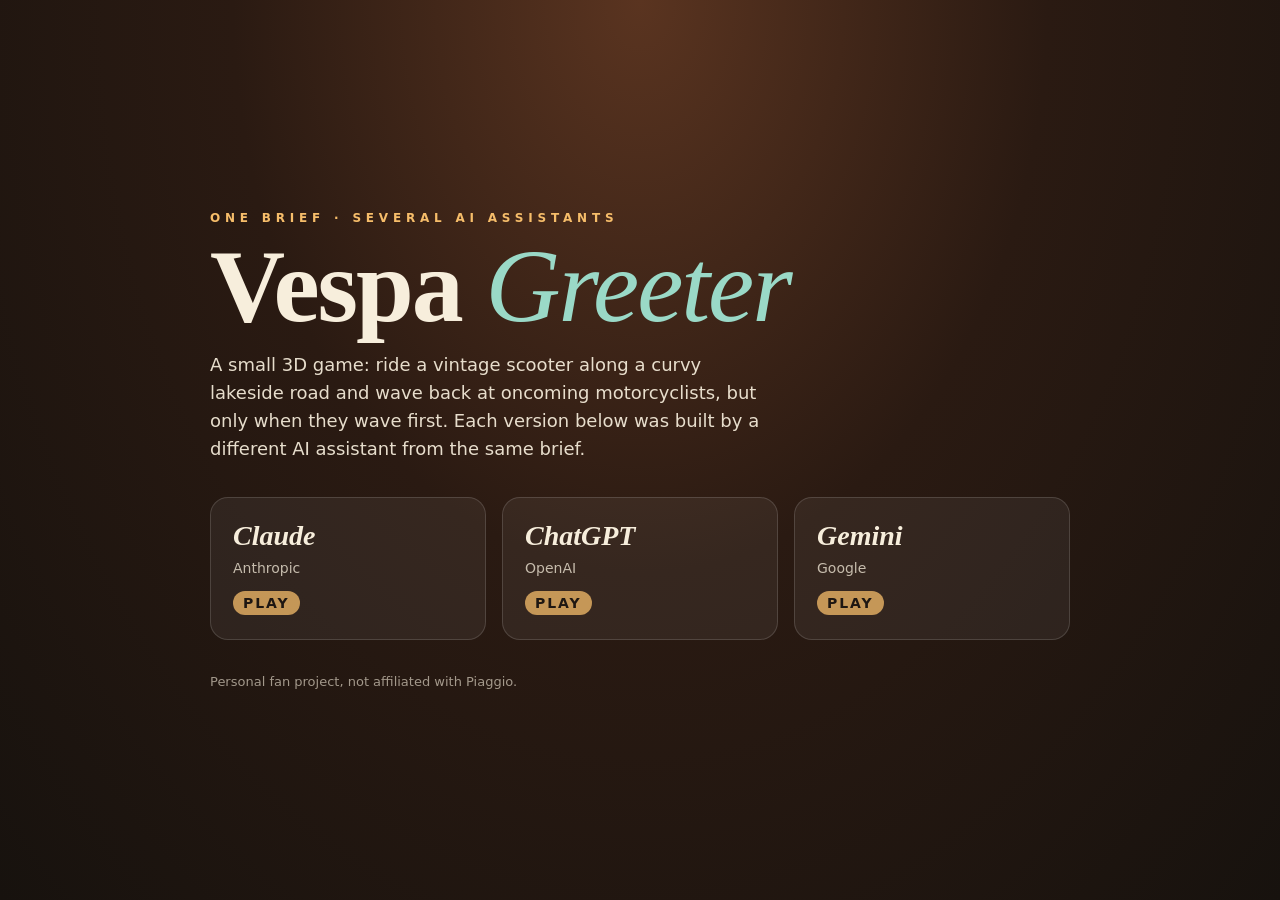
<file: index.html>
<!doctype html>
<html lang="en">
<head>
<meta charset="utf-8">
<meta name="viewport" content="width=device-width,initial-scale=1">
<title>Vespa Greeter</title>
<style>
  :root{--cream:#f7eedc;--mint:#9ad9c7;--gold:#f6bd6a;--ink:#17120e}
  *{box-sizing:border-box}
  body{margin:0;min-height:100vh;display:grid;place-items:center;padding:32px 16px;color:var(--cream);
    font-family:system-ui,-apple-system,"Segoe UI",sans-serif;
    background:radial-gradient(ellipse at 50% 0%,#5a3420 0%,#2a1a12 45%,var(--ink) 100%)}
  main{width:100%;max-width:860px}
  .kicker{font-size:12px;font-weight:700;letter-spacing:.4em;text-transform:uppercase;color:var(--gold)}
  h1{font-family:Georgia,"Times New Roman",serif;font-size:clamp(48px,10vw,104px);line-height:.9;margin:14px 0 18px;letter-spacing:-.02em}
  h1 em{color:var(--mint);font-weight:400}
  p.lede{max-width:560px;font-size:18px;line-height:1.55;margin:0 0 34px;opacity:.92}
  .grid{display:grid;grid-template-columns:repeat(auto-fit,minmax(220px,1fr));gap:16px}
  a.card{display:block;padding:22px 22px 24px;border-radius:18px;text-decoration:none;color:inherit;
    background:rgba(255,255,255,.06);border:1px solid rgba(255,255,255,.14);transition:transform .15s,background .15s,border-color .15s}
  a.card:hover,a.card:focus-visible{transform:translateY(-3px);background:rgba(255,255,255,.1);border-color:var(--gold);outline:none}
  .card h2{font-family:Georgia,serif;font-style:italic;font-size:28px;margin:0 0 6px}
  .card span{font-size:14px;opacity:.75}
  .tag{display:inline-block;margin-top:14px;padding:4px 10px;border-radius:99px;font-size:11px;font-weight:700;letter-spacing:.14em;text-transform:uppercase}
  .tag.live{background:var(--gold);color:var(--ink)}
  .tag.soon{border:1px solid rgba(255,255,255,.3);opacity:.7}
  footer{margin-top:34px;font-size:13px;opacity:.6}
</style>
</head>
<body>
<main>
  <div class="kicker">One brief · several AI assistants</div>
  <h1>Vespa <em>Greeter</em></h1>
  <p class="lede">A small 3D game: ride a vintage scooter along a curvy lakeside road and wave back at oncoming motorcyclists, but only when they wave first. Each version below was built by a different AI assistant from the same brief.</p>
  <div class="grid">
    <a class="card" href="claude/">
      <h2>Claude</h2><span>Anthropic</span><br><span class="tag live">Play</span>
    </a>
    <a class="card" href="chatgpt/">
      <h2>ChatGPT</h2><span>OpenAI</span><br><span class="tag live">Play</span>
    </a>
    <a class="card" href="gemini/">
      <h2>Gemini</h2><span>Google</span><br><span class="tag live">Play</span>
    </a>
  </div>
  <footer>Personal fan project, not affiliated with Piaggio.</footer>
</main>
</body>
</html>
</file>
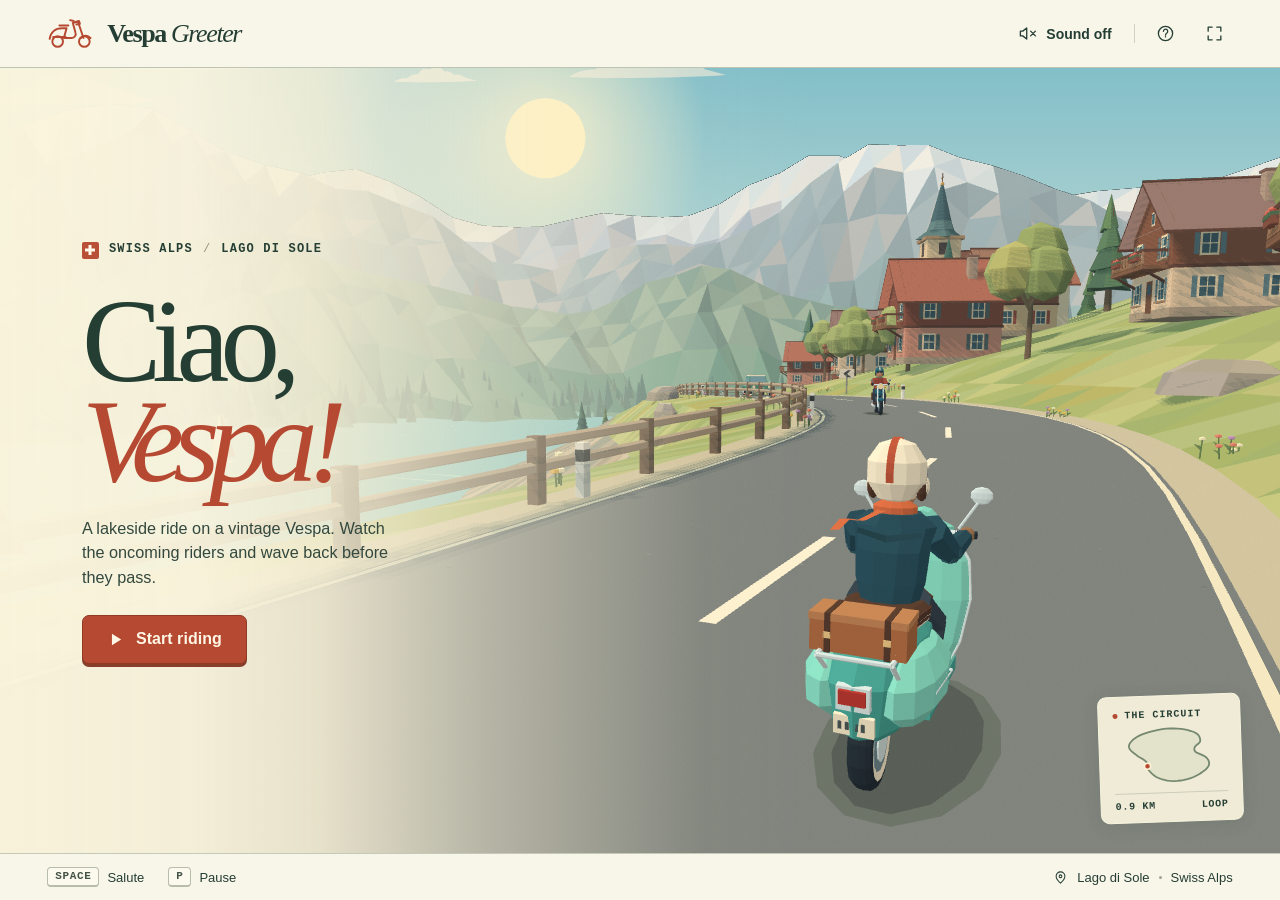
<file: chatgpt/index.html>
<!doctype html>
<html lang="en">
<head>
<meta charset="utf-8"><meta name="viewport" content="width=device-width,initial-scale=1,viewport-fit=cover">
<meta name="theme-color" content="#f8f4e9"><title>Ciao, Vespa! · Vespa Greeter</title>
<link rel="icon" href="data:image/svg+xml,%3Csvg xmlns='http://www.w3.org/2000/svg' viewBox='0 0 64 64'%3E%3Crect width='64' height='64' rx='14' fill='%23274036'/%3E%3Ctext x='8' y='49' font-family='Georgia' font-style='italic' font-size='49' fill='%23f8ecce'%3EV%3C/text%3E%3C/svg%3E">
<link rel="stylesheet" href="style.css">
</head>
<body>
<svg class="defs" xmlns="http://www.w3.org/2000/svg"><defs>
<symbol id="scoot" viewBox="0 0 54 36"><g fill="none" stroke="currentColor" stroke-width="2.2" stroke-linecap="round" stroke-linejoin="round"><circle cx="12" cy="27" r="6"/><circle cx="42" cy="27" r="6"/><path d="M3 24c1-7 6-12 14-12h5l-3 11h9c3 0 5-3 4-6L29 6l6-1 6 18M7 22h14m-7-13h10m6-5-4-1m12 20c3-3 7-3 11 0"/><path d="M32 5l4-1 1 3-4 1"/></g></symbol>
<symbol id="sound" viewBox="0 0 24 24"><path d="m11 5-5 4H3v6h3l5 4zM15 9a4 4 0 0 1 0 6m3-9a8 8 0 0 1 0 12"/></symbol>
<symbol id="mute" viewBox="0 0 24 24"><path d="m11 5-5 4H3v6h3l5 4zM16 9l6 6m0-6-6 6"/></symbol>
<symbol id="expand" viewBox="0 0 24 24"><path d="M4 9V4h5m6 0h5v5m0 6v5h-5m-6 0H4v-5"/></symbol>
<symbol id="help" viewBox="0 0 24 24"><circle cx="12" cy="12" r="9"/><path d="M9.4 9.2a2.7 2.7 0 1 1 4.3 2.2c-1.2.8-1.7 1.2-1.7 2.7m0 2v.2"/></symbol>
<symbol id="pin" viewBox="0 0 24 24"><path d="M19 10c0 5-7 11-7 11S5 15 5 10a7 7 0 1 1 14 0Z"/><circle cx="12" cy="10" r="2.2"/></symbol>
<symbol id="play" viewBox="0 0 24 24"><path d="m7 4 13 8-13 8z" fill="currentColor" stroke="none"/></symbol>
<symbol id="pause" viewBox="0 0 24 24"><path d="M8 5v14M16 5v14" stroke-width="3.4"/></symbol>
<symbol id="flag" viewBox="0 0 24 24"><path d="M5 21V4c5-4 9 4 15 0v10c-6 4-11-4-15 0"/></symbol>
<symbol id="close" viewBox="0 0 24 24"><path d="m6 6 12 12M18 6 6 18"/></symbol>
<symbol id="hand" viewBox="0 0 24 24"><path d="M8 13 6 8c-.7-1.8 1.6-2.6 2.3-.9l2.2 4.5-2.2-7c-.5-1.5 1.7-2.2 2.3-.7l2.4 6.5-1.2-7c-.3-1.5 1.9-2 2.3-.3l1.6 7 .1-5.4c0-1.6 2.2-1.6 2.2 0l.6 9.3 1.1-1.8c1-1.6 3-.3 2.1 1.3l-2.7 5c-3.2 5.2-8.4 4.1-11.2 1.3L3.2 13c-1.1-1.4.5-3 1.8-1.9z"/></symbol>
</defs></svg>
<header><div class="brand"><svg class="brandmark"><use href="#scoot"/></svg><span>Vespa <i>Greeter</i></span></div>
<div class="tools"><button id="soundBtn" aria-pressed="false"><svg><use id="soundIcon" href="#mute"/></svg><span id="soundLabel">Sound off</span></button><span class="divider"></span><button id="helpBtn" aria-label="How to play" title="How to play"><svg><use href="#help"/></svg></button><button id="fullBtn" aria-label="Enter full screen" title="Full screen"><svg><use href="#expand"/></svg></button></div></header>
<main id="scene" data-state="intro">
<canvas id="sky" aria-hidden="true"></canvas><canvas id="world" aria-label="3D view of the Alpine riding circuit"></canvas>
<div class="wash"></div>
<section class="intro" id="intro"><div class="location"><span class="swiss" aria-label="Swiss flag"></span> Swiss Alps <b>/</b> Lago di Sole</div>
<h1>Ciao,<br><em>Vespa!</em></h1>
<p>A lakeside ride on a vintage Vespa. Watch the oncoming riders and wave back before they pass.</p>
<button class="primary" id="start"><svg><use href="#play"/></svg>Start riding</button>
<div class="best" id="introBest" hidden></div>
</section>
<section class="hud" id="hud" aria-label="Ride statistics" hidden><div><small>Score</small><strong id="score">0</strong></div><div><small>Greetings</small><strong id="count">0</strong></div><button class="round" id="pauseBtn" aria-label="Pause ride"><svg><use href="#pause"/></svg></button></section>
<div id="callout" hidden><svg><use href="#hand"/></svg><span>Ciao!</span></div>
<div id="feedback" role="status"></div>
<aside class="map" aria-label="Circuit map"><div class="map-top"><span class="led"></span><span id="routeLabel">The circuit</span></div><svg id="route" viewBox="0 0 116 72" aria-hidden="true"><path id="mapPath"/><circle id="mapDot" r="3.4"/></svg><div class="map-bottom"><span id="mapKm">0.9 km</span><span id="mapNote">Loop</span></div></aside>
<button class="salute" id="tap" hidden><svg><use href="#hand"/></svg> Salute <kbd>Space</kbd></button>
<div class="veil" id="veil" hidden><section class="sheet" role="dialog" aria-modal="true" aria-labelledby="sheetTitle" tabindex="-1"><button id="dismiss" class="cross" aria-label="Close"><svg><use href="#close"/></svg></button><div class="location"><span class="swiss"></span> Lago di Sole</div><h2 id="sheetTitle"></h2><div id="sheetBody"></div><button class="primary" id="sheetAction"></button><button class="textbtn" id="sheetSecond" hidden></button></section></div>
</main>
<footer><div class="keys"><span><kbd>Space</kbd> Salute</span><span><kbd>P</kbd> Pause</span></div><div class="route-caption"><svg><use href="#pin"/></svg>Lago di Sole <i></i> Swiss Alps</div></footer>
<script src="engine.js"></script><script src="landmarks.js"></script><script src="vehicles.js"></script><script src="alps.js"></script><script src="ride.js"></script>
</body></html>
</file>
<file: chatgpt/style.css>
:root{--ink:#253e34;--paper:#f8f5e9;--red:#b64931;--line:#d3d1c1;--mono:'IBM Plex Mono',Consolas,'Courier New',monospace;--serif:'Baskerville',Georgia,'Times New Roman',serif;color:var(--ink);font-family:'DM Sans','Segoe UI',Arial,sans-serif;background:var(--paper)}
*{box-sizing:border-box}body{margin:0;height:100vh;height:100dvh;display:flex;flex-direction:column;overflow:hidden}.defs{height:0;width:0;position:absolute;pointer-events:none}
button{font:inherit;color:inherit;cursor:pointer;-webkit-tap-highlight-color:transparent}button:focus-visible{outline:3px solid #d07a36;outline-offset:4px}button svg,footer svg,#callout svg{width:21px;height:21px;fill:none;stroke:currentColor;stroke-width:1.65;stroke-linecap:round;stroke-linejoin:round}button{touch-action:manipulation}button:active{transform:translateY(1px)}
header,footer{flex:none;display:flex;align-items:center;justify-content:space-between;background:var(--paper);position:relative;z-index:2}
header{height:68px;padding:0 clamp(20px,3.7vw,68px);border-bottom:1px solid #bdc4b4}.brand{display:flex;align-items:center;gap:12px;font:700 26px/1 var(--serif);letter-spacing:-1.4px}.brand i{font-weight:normal}.brandmark{color:var(--red);width:48px;height:35px}.tools{display:flex;align-items:center;gap:13px}.tools button,.cross,.round{border:0;display:inline-flex;align-items:center;justify-content:center;background:transparent;border-radius:5px;min-width:36px;height:38px;gap:9px}.tools button:hover,.round:hover,.cross:hover{background:#d9d8c65c}.tools #soundBtn{font-size:14px;font-weight:600;padding:0 9px}.tools svg{width:19px;height:19px}.divider{height:19px;border-left:1px solid var(--line)}
main{position:relative;flex:1;min-height:0;isolation:isolate;overflow:hidden;background:#c9ded8}#world,#sky,.wash{position:absolute;inset:0;width:100%;height:100%;pointer-events:none}#sky{background:linear-gradient(#8ebfc4,#dbe2ce 52%,#f7debb 75%)}.wash{opacity:0;transition:opacity .65s;background:linear-gradient(90deg,rgba(250,244,220,.98) 0%,rgba(250,244,222,.95) 15%,rgba(247,240,215,.86) 25%,rgba(247,240,215,.45) 38%,rgba(247,240,215,.03) 55%,transparent 64%)}[data-state="intro"] .wash{opacity:1}
.intro{position:absolute;left:clamp(30px,6.4vw,130px);width:clamp(260px,28vw,420px);top:49%;transform:translateY(-50%);padding:10px 0}.location,.map-top,.map-bottom,.hud small,.resultrow span{font:600 12px/1.3 var(--mono);letter-spacing:1.2px;text-transform:uppercase}.location{display:flex;align-items:center;gap:10px}.location b{font-weight:400;color:#929783}.swiss{display:inline-block;position:relative;width:17px;height:17px;flex:none;background:#ba4f38;border-radius:2px}.swiss:before,.swiss:after{content:"";position:absolute;background:#fff8e8;left:50%;top:50%;transform:translate(-50%,-50%)}.swiss:before{width:10px;height:3px}.swiss:after{width:3px;height:10px}
h1{font-family:var(--serif);font-weight:400;font-size:clamp(80px,min(9.3vw,15.5vh),166px);line-height:.84;letter-spacing:-.075em;margin:32px 0 23px}h1 em{color:var(--red);font-weight:400;letter-spacing:-.088em}p{font-size:clamp(16px,1.27vw,21px);line-height:1.52}.intro p{max-width:310px;color:#33483e;margin:25px 0}.primary{border:1px solid #913a26;border-radius:7px;background:var(--red);color:#fff7e6;font-weight:650;letter-spacing:.05px;padding:14px 24px;min-height:49px;display:inline-flex;align-items:center;justify-content:center;gap:12px;box-shadow:0 3px 0 #873f2c;transition:background .16s,transform .16s}.primary svg{height:17px;width:17px}.primary:hover{background:#a33f2a}.best{font:12px var(--mono);margin-top:15px}.map,.hud,.salute{background:#f7f2ddf0;box-shadow:0 3px 18px #173b2e19;border:1px solid #f7f4dd;border-radius:9px}.map{width:143px;position:absolute;right:clamp(18px,3vw,56px);bottom:clamp(16px,3.4vh,48px);padding:12px 14px 9px;transform:rotate(-2deg)}.map-top,.map-bottom{display:flex;align-items:center;gap:7px;font-size:10px;letter-spacing:1px}.led{width:5px;height:5px;border-radius:50%;background:var(--red)}#route{height:65px;width:100%;margin:1px 0}.map-bottom{justify-content:space-between;border-top:1px solid #cccebb;padding-top:6px;font-size:10px;letter-spacing:.7px}#mapPath{fill:#c6d1ad55;stroke:#758870;stroke-width:2;stroke-linejoin:round}#mapDot{fill:var(--red);stroke:#fff3d6;stroke-width:1.7}
footer{height:47px;padding:0 clamp(20px,3.7vw,68px);font-size:13px;border-top:1px solid #c4c9b8}.keys,.keys>span,.route-caption{display:flex;align-items:center}.keys{gap:24px}.keys>span{gap:8px}kbd{display:inline-flex;align-items:center;justify-content:center;border:1px solid #b7bcab;border-bottom-width:2px;border-radius:4px;padding:2px 7px;color:#435346;font:600 11px/1.2 var(--mono);text-transform:uppercase;letter-spacing:.6px;background:#fcf9ef}.route-caption{gap:9px;font-size:13px}.route-caption svg{width:15px;height:15px}.route-caption i{height:3px;width:3px;background:#a0a48f;border-radius:50%}
.hud{position:absolute;left:clamp(15px,3vw,50px);top:22px;display:flex;align-items:center;gap:20px;padding:12px 15px}.hud>div{min-width:54px}.hud small{display:block;font-size:10px;letter-spacing:1px}.hud strong{font:600 27px/1.1 var(--serif)}.round{border-left:1px solid var(--line);border-radius:0;padding-left:14px}.salute{position:absolute;bottom:18px;left:50%;transform:translateX(-50%);padding:10px 14px;display:flex;align-items:center;gap:8px;font-weight:600}.salute:active{transform:translate(-50%,1px)}.salute svg{width:19px;height:19px}
#callout{position:absolute;background:#fbf2d8;color:#29483a;box-shadow:0 2px 10px #263c2b33;border:1px solid #c2c6a9;padding:5px 10px;border-radius:13px 13px 13px 2px;display:flex;align-items:center;gap:5px;transform:translate(-35%,-100%);font:italic bold 18px var(--serif);pointer-events:none}#callout svg{width:17px;height:17px}
#feedback{position:absolute;top:16%;left:50%;transform:translateX(-50%);background:#244c3eea;color:#fff7df;border:1px solid #d2dfc399;border-radius:30px;font-size:16px;font-weight:600;padding:9px 17px;opacity:0;transition:opacity .15s;pointer-events:none;white-space:nowrap}#feedback.show{opacity:1}#feedback.error{background:#873f33ec}
.veil{position:absolute;inset:0;background:#203c344f;backdrop-filter:blur(5px);display:grid;place-items:center;padding:15px;z-index:4}.sheet{position:relative;background:var(--paper);width:min(405px,100%);max-height:100%;overflow:auto;border-radius:11px;padding:32px;box-shadow:0 14px 70px #16382f44}.sheet:focus{outline:none}.sheet h2{font:italic 48px/.98 var(--serif);letter-spacing:-2.5px;margin:23px 0 17px}.sheet p{font-size:16px}.sheet .primary{width:100%;margin-top:11px}.cross{position:absolute;top:10px;right:10px}.textbtn{display:block;background:transparent;border:0;text-decoration:underline;text-underline-offset:3px;margin:16px auto 0}.resultrow{padding:9px 0;border-bottom:1px solid var(--line);display:flex;align-items:center;justify-content:space-between}.resultrow span{letter-spacing:.6px;font-size:11px}.resultrow b{font:600 21px var(--serif)}.help-list{padding-left:20px;line-height:1.6;font-size:16px}.help-list li+li{margin-top:8px}[hidden]{display:none!important}
@media(min-aspect-ratio:2/1){header{height:52px}footer{height:37px}h1{font-size:min(16vh,100px);margin:18px 0}.intro p{font-size:16px;margin:16px 0}.map{width:120px}#route{height:48px}}
@media(max-width:700px){header{height:54px;padding:0 15px}.brand{font-size:22px;gap:7px}.brandmark{width:37px}.tools{gap:2px}.tools button{min-width:32px}.tools #soundBtn{font-size:12px}.divider{margin:0 3px}.intro{left:22px;top:auto;bottom:18px;transform:none;width:76%;padding:0}h1{font-size:clamp(66px,15vw,106px);line-height:.91;margin:10px 0 5px}h1 br{display:none}h1 em:before{content:' '}.intro p{font-size:15px;margin:10px 0 13px;max-width:290px}.location{font-size:10px;gap:7px}.swiss{height:15px;width:15px}.wash{background:linear-gradient(0deg,#f7f0ddea 0%,#f7f0dde8 13%,#f7f0dd95 32%,transparent 55%)}.primary{padding:10px 17px;min-height:43px}.map{right:13px;top:13px;bottom:auto;width:94px;padding:7px 8px}#route{height:40px}.map-top,.map-bottom{font-size:8px}.map-bottom{padding-top:4px}.map-top{gap:5px}footer{height:38px;padding:0 13px;font-size:12px}.keys{gap:12px}.route-caption{font-size:11px;gap:4px}.hud{gap:12px;top:13px;padding:9px}.hud>div{min-width:43px}.hud strong{font-size:23px}.hud .round{padding-left:7px}.sheet{padding:26px}.best{margin:10px 0 0}.salute{bottom:15px}}
@media(max-height:560px) and (orientation:landscape){header{height:39px}.brand{font-size:20px}.brandmark{height:27px}.tools button{height:30px}footer{height:28px}.intro{top:48%;bottom:auto;transform:translateY(-50%);width:37%}.intro h1{font-size:58px;margin:12px 0 5px}.intro h1 br{display:none}.intro h1 em:before{content:' '}.intro p{font-size:14px;line-height:1.35;margin:9px 0 13px}.primary{padding:8px 17px;min-height:36px}.sheet{padding:16px 25px}.sheet h2{font-size:31px;margin:10px 0}.sheet p,.help-list{font-size:14px}.sheet .location{font-size:9px}.map{width:95px;bottom:12px}.map #route{height:37px}}
@media(prefers-reduced-motion:reduce){*,*:before,*:after{transition:none!important}}
</file>
